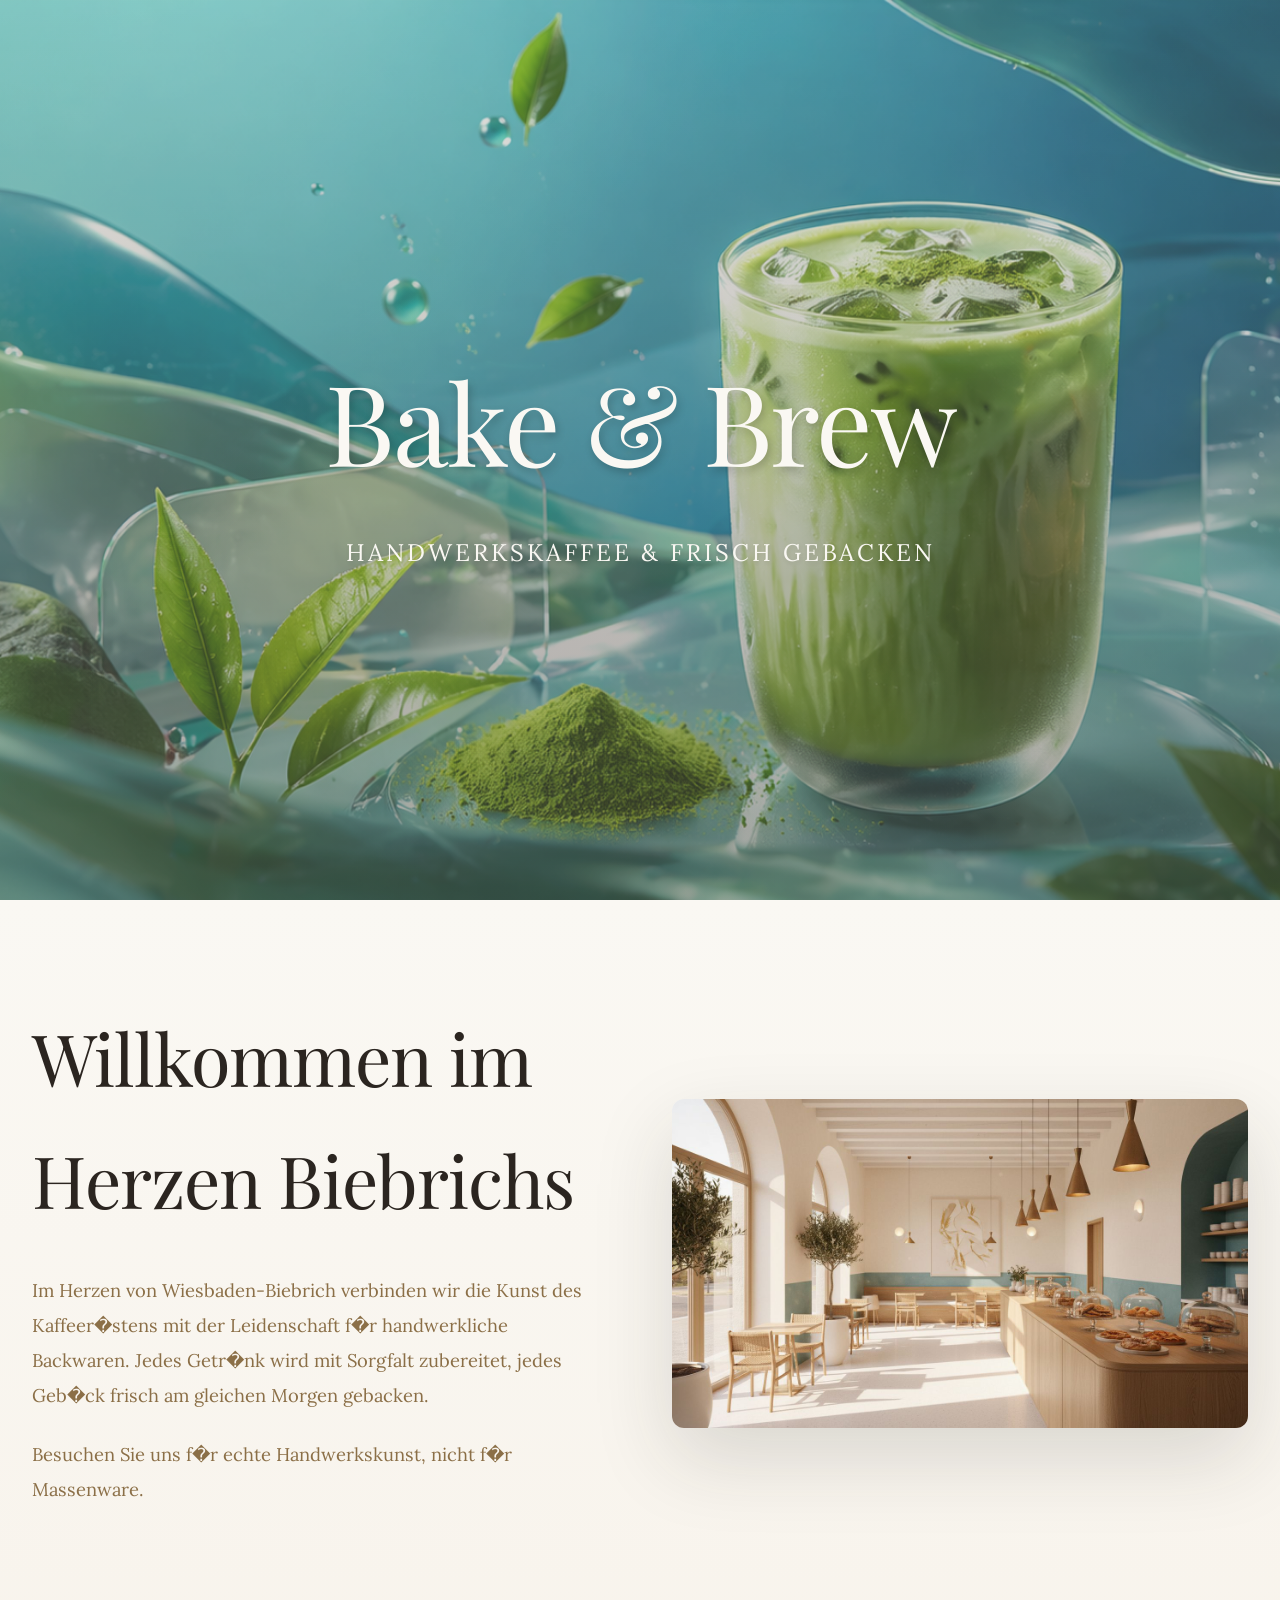
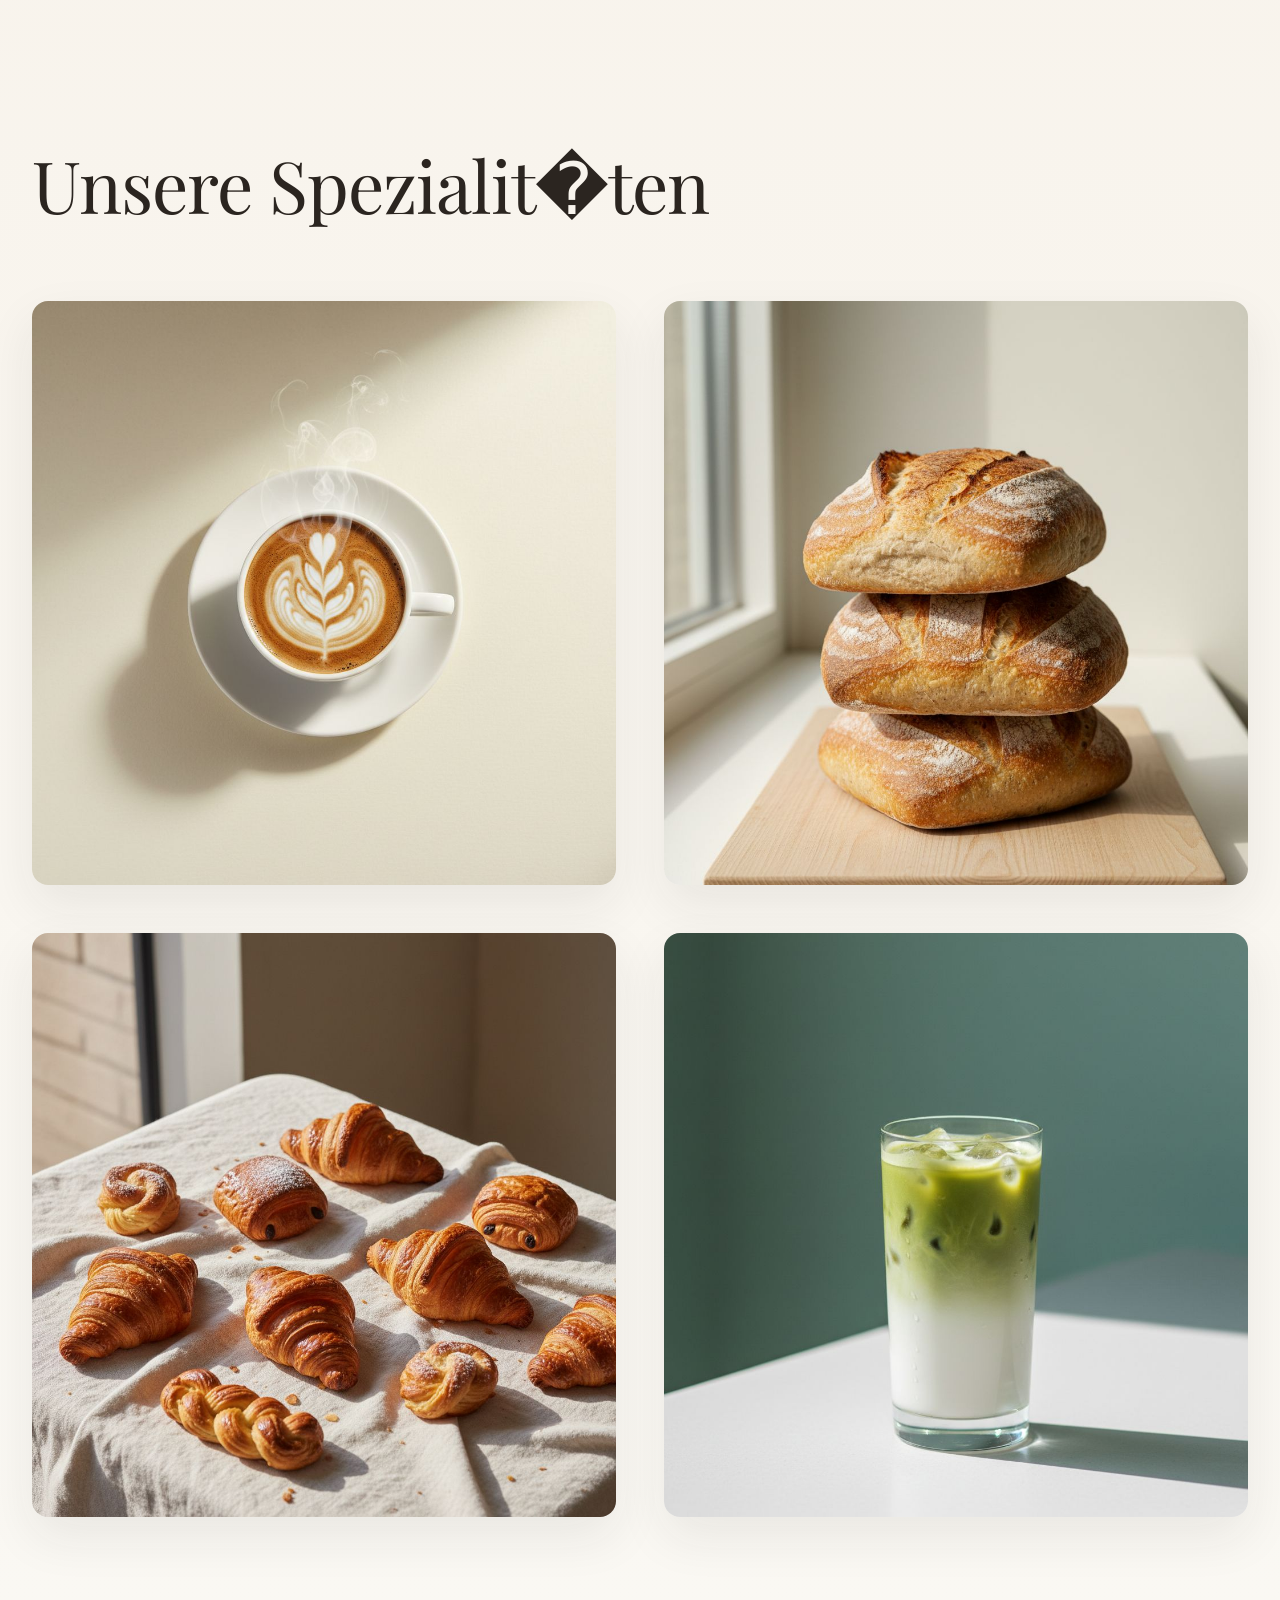
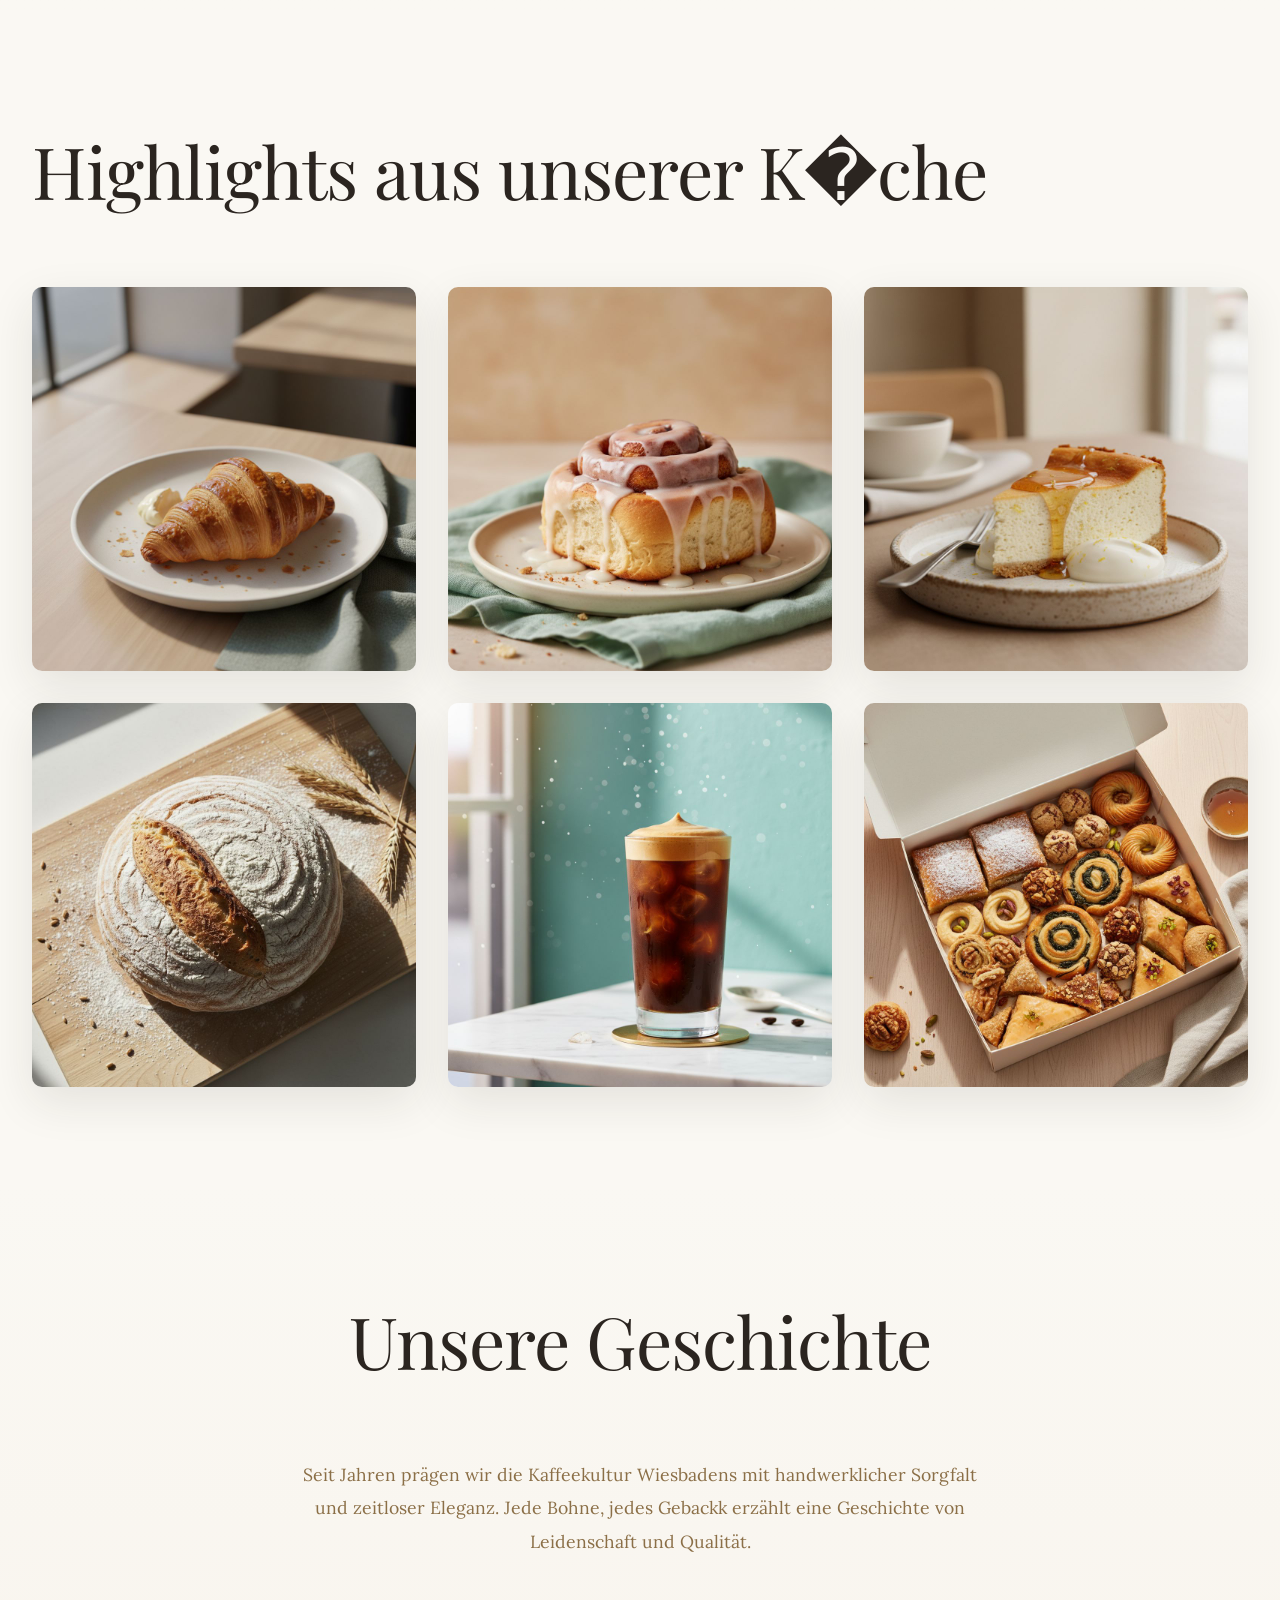
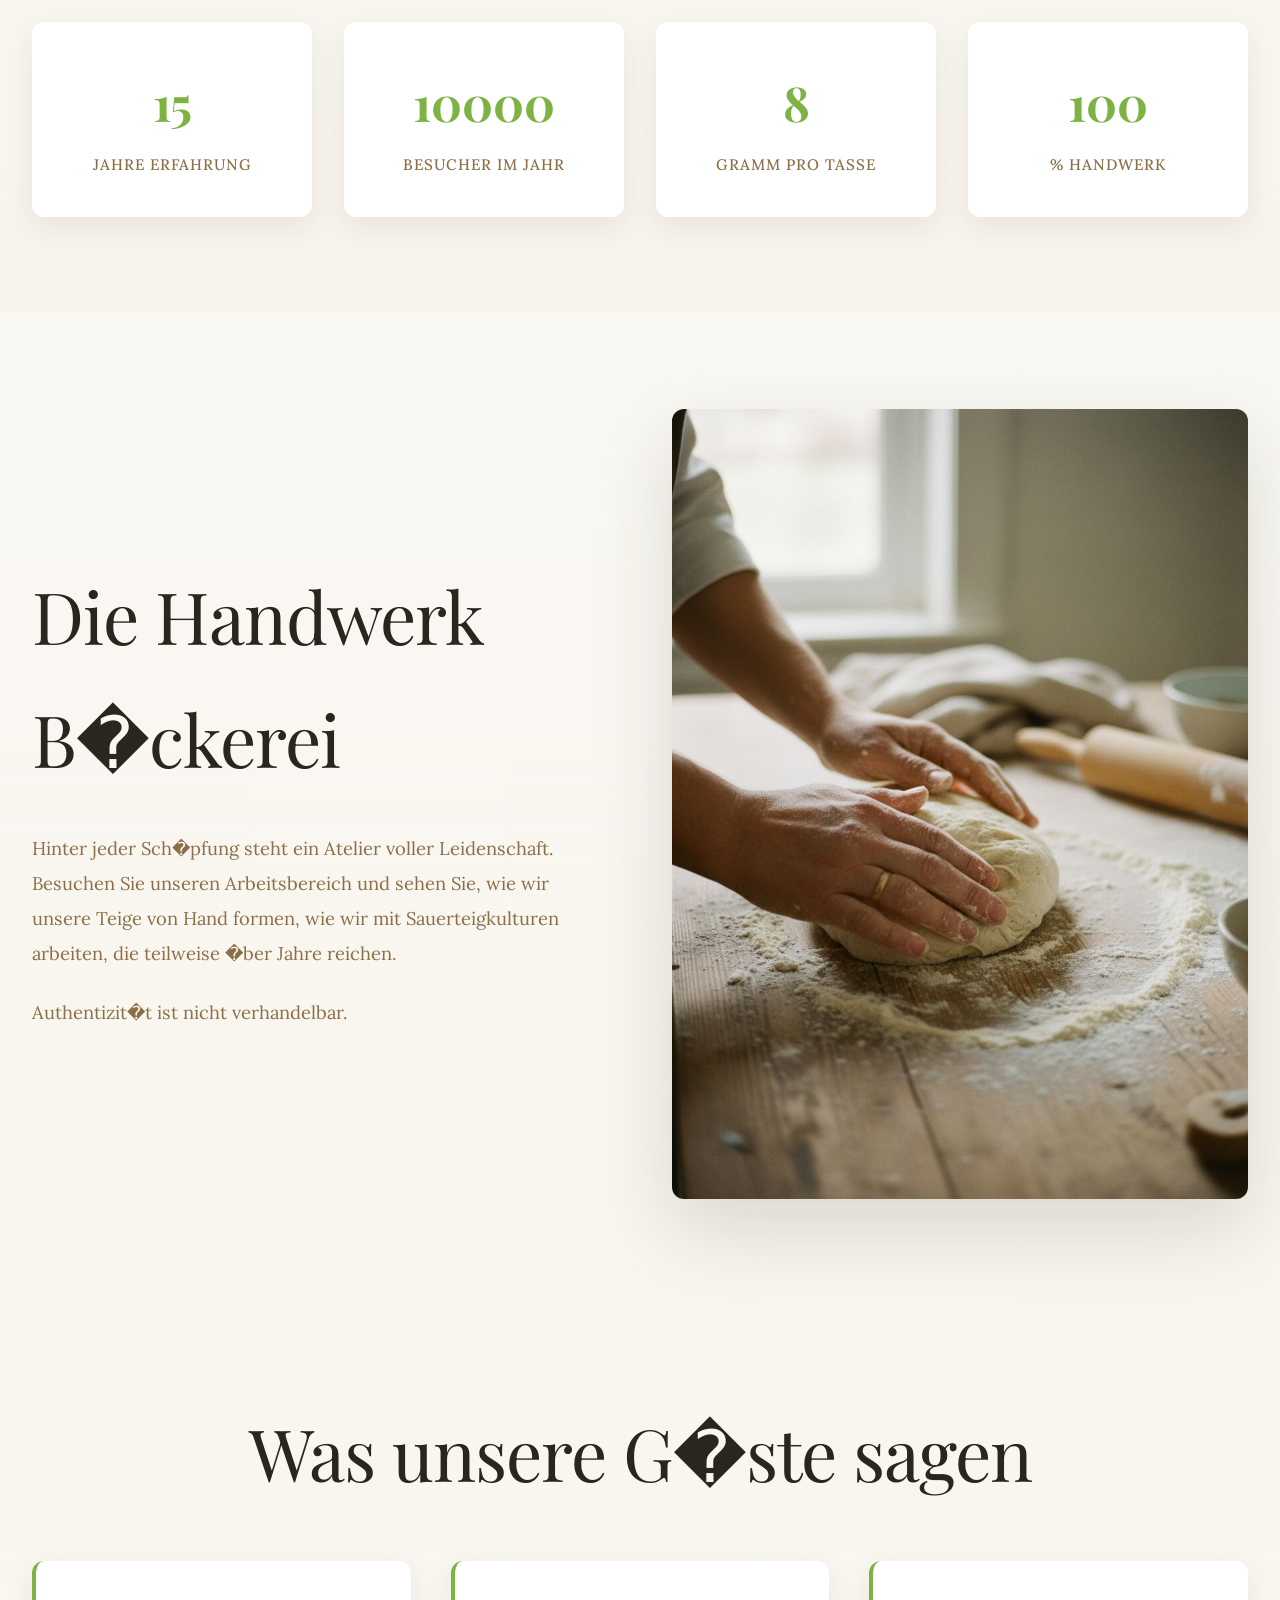
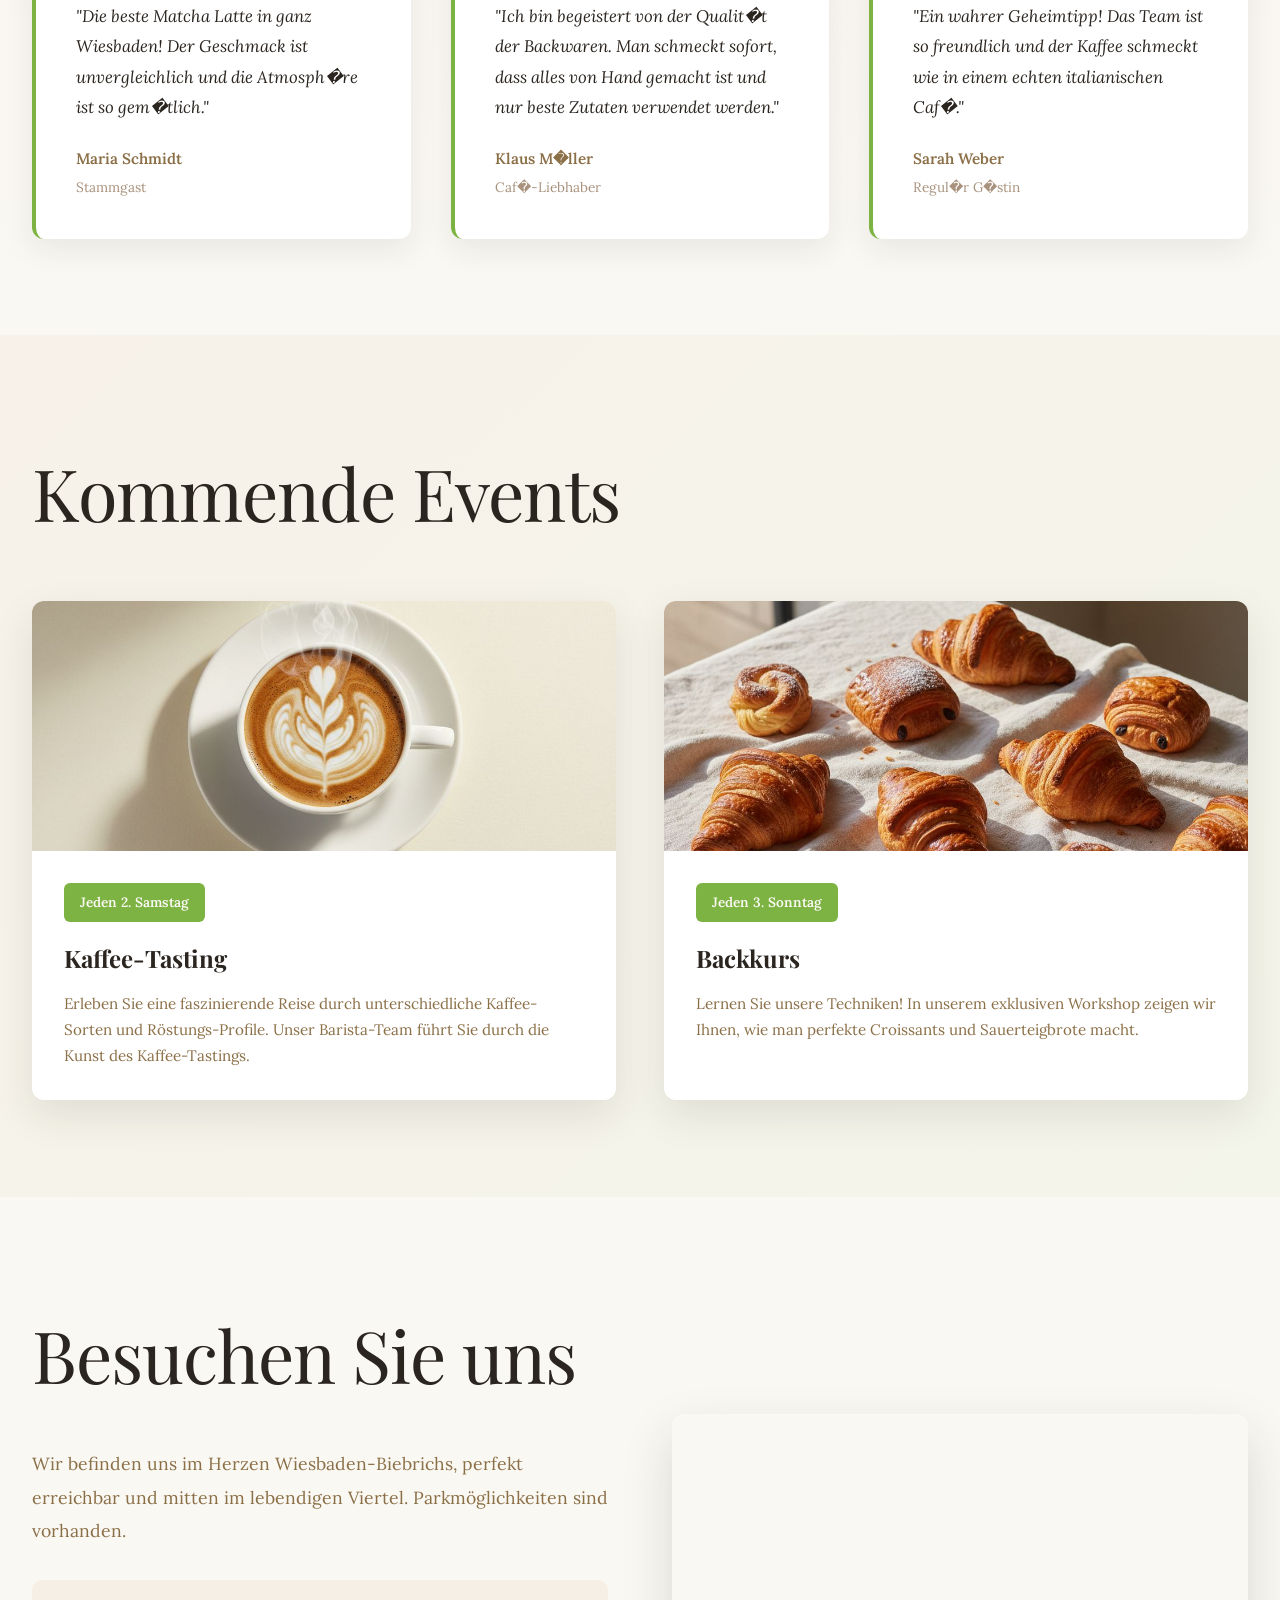
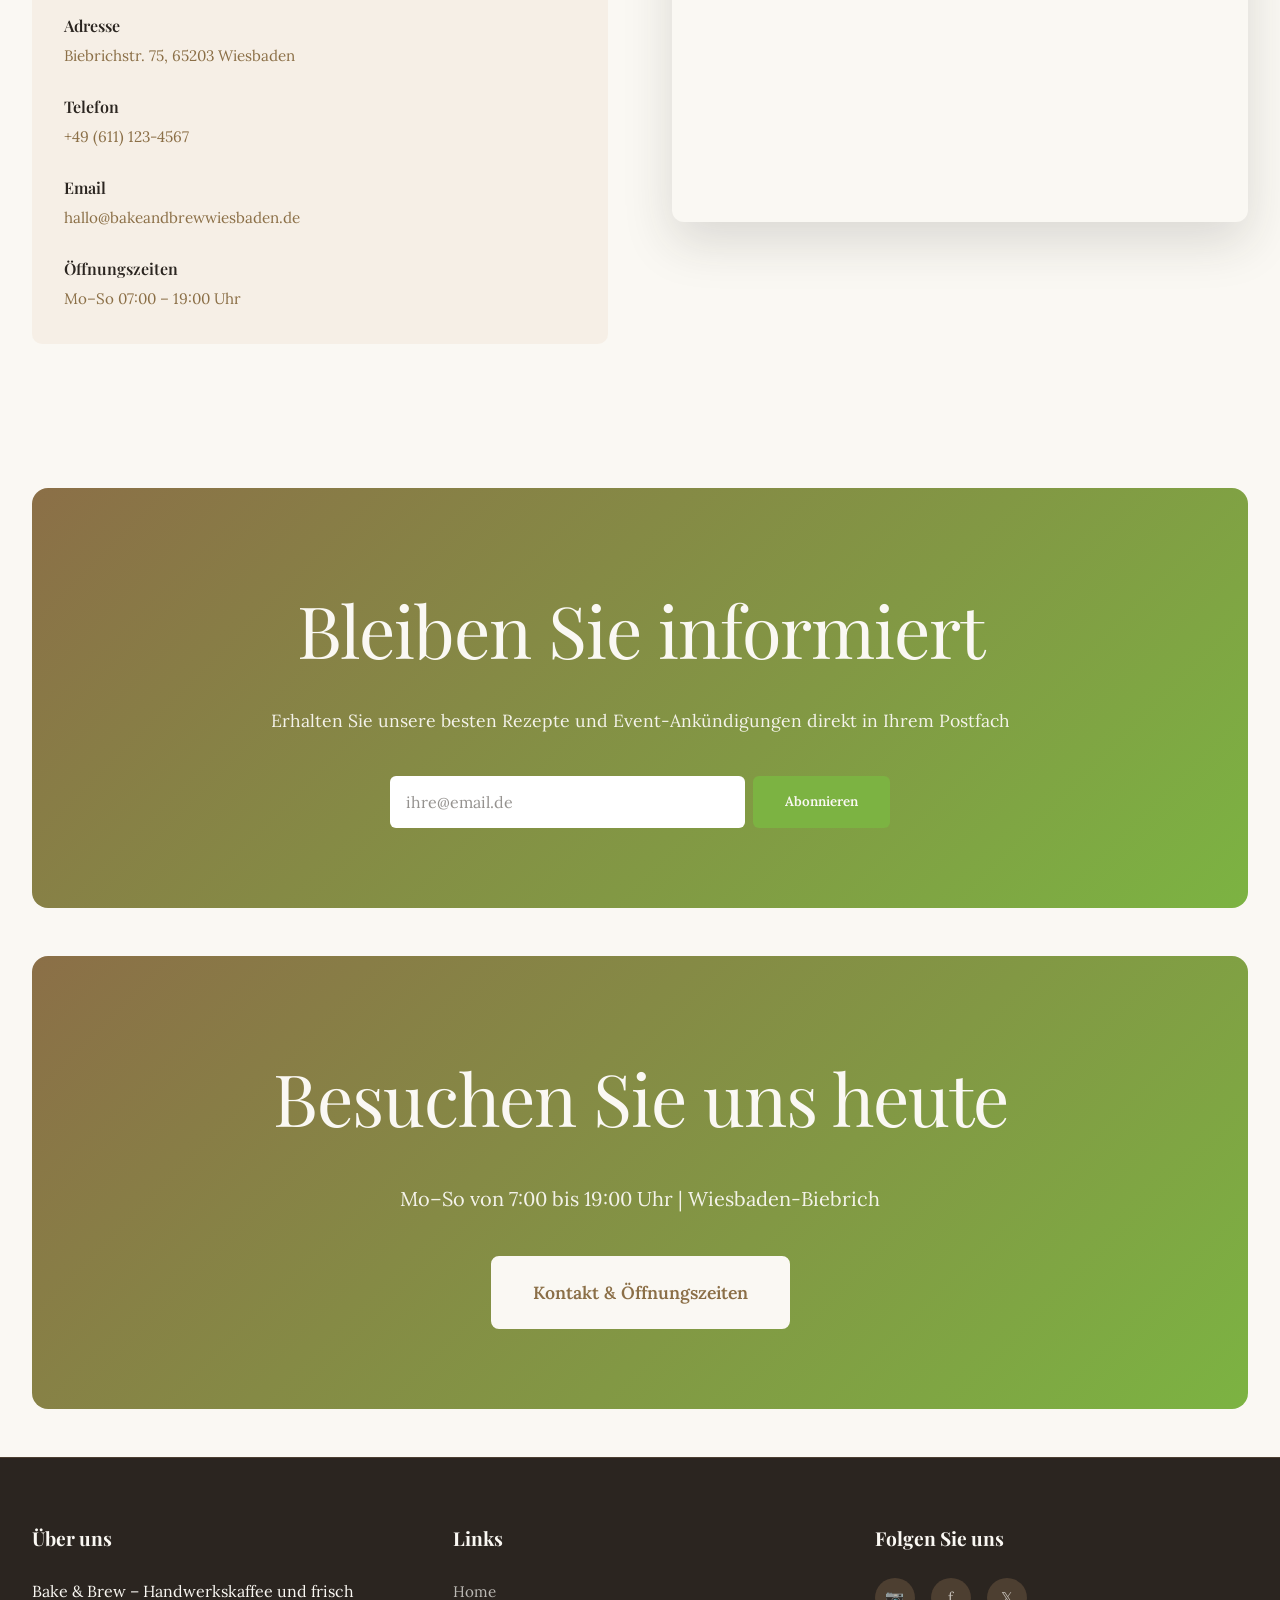
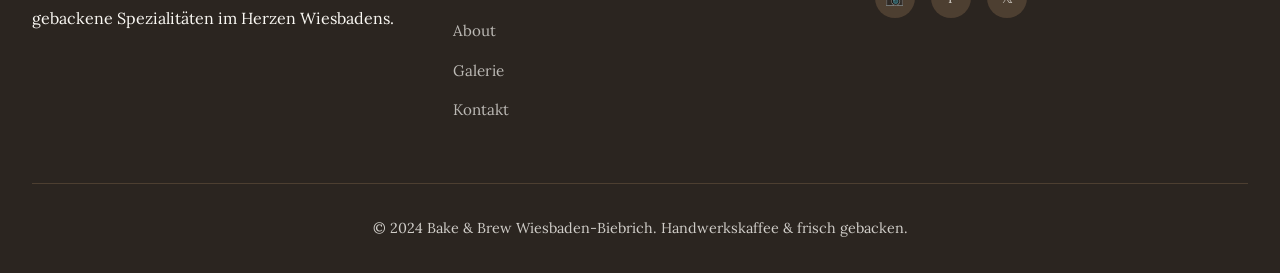
<file: index.html>
<!DOCTYPE html>
<html lang="de">
<head>
    <meta charset="UTF-8">
    <meta name="viewport" content="width=device-width, initial-scale=1.0">
    <meta name="description" content="Bake & Brew - Handwerkskaffee und frisch gebackene Spezialit�ten in Wiesbaden-Biebrich">
    <title>Bake & Brew | Handwerkskaffee & Backkunst</title>
    <link rel="preconnect" href="https://fonts.googleapis.com">
    <link rel="preconnect" href="https://fonts.gstatic.com" crossorigin>
    <link href="https://fonts.googleapis.com/css2?family=Playfair+Display:wght@400;500;600;700&family=Lora:wght@400;500;600&display=swap" rel="stylesheet">
    <style>
        * {
            margin: 0;
            padding: 0;
            box-sizing: border-box;
        }

        :root {
            --color-cream: #faf8f3;
            --color-dark: #2b2520;
            --color-coffee: #8b6f47;
            --color-matcha: #7cb342;
            --color-accent: #d4a574;
            --color-light-brown: #a8927d;
            --font-display: 'Playfair Display', serif;
            --font-body: 'Lora', serif;
            --transition: all 0.6s cubic-bezier(0.25, 0.46, 0.45, 0.94);
        }

        html {
            scroll-behavior: smooth;
            scroll-padding-top: 0;
        }

        body {
            font-family: var(--font-body);
            color: var(--color-dark);
            background: var(--color-cream);
            line-height: 1.7;
            overflow-x: hidden;
        }

        /* HERO SECTION */
        .hero {
            position: relative;
            width: 100%;
            height: 100vh;
            overflow: hidden;
            display: flex;
            align-items: center;
            justify-content: center;
        }

        .hero-bg {
            position: absolute;
            inset: 0;
            background: linear-gradient(135deg, #e8dcc8 0%, #f5f0e8 100%);
            z-index: 1;
        }

        .hero-image {
            position: absolute;
            inset: 0;
            width: 100%;
            height: 100%;
            object-fit: cover;
            opacity: 0.8;
            z-index: 2;
        }

        .hero-overlay {
            position: absolute;
            inset: 0;
            background: linear-gradient(to bottom, rgba(43, 37, 32, 0.1) 0%, rgba(43, 37, 32, 0.4) 100%);
            z-index: 3;
        }

        .hero-content {
            position: relative;
            z-index: 4;
            text-align: center;
            color: var(--color-cream);
            animation: heroFadeIn 1.2s ease-out 0.5s both;
        }

        .hero h1 {
            font-family: var(--font-display);
            font-size: clamp(3.5rem, 10vw, 7rem);
            font-weight: 400;
            letter-spacing: -2px;
            margin-bottom: 1rem;
            text-shadow: 2px 4px 8px rgba(0, 0, 0, 0.2);
        }

        .hero p {
            font-size: clamp(1rem, 2vw, 1.5rem);
            font-weight: 300;
            letter-spacing: 3px;
            text-transform: uppercase;
            text-shadow: 1px 2px 4px rgba(0, 0, 0, 0.1);
        }

        @keyframes heroFadeIn {
            from {
                opacity: 0;
                transform: translateY(40px);
            }
            to {
                opacity: 1;
                transform: translateY(0);
            }
        }

        /* SECTION BASE */
        section {
            padding: 6rem 2rem;
            max-width: 1400px;
            margin: 0 auto;
        }

        h2 {
            font-family: var(--font-display);
            font-size: clamp(2.5rem, 6vw, 4.5rem);
            font-weight: 400;
            letter-spacing: -1px;
            margin-bottom: 3.5rem;
            color: var(--color-dark);
        }

        /* INTRO SECTION */
        .intro {
            background: linear-gradient(to bottom, var(--color-cream) 0%, rgba(212, 165, 116, 0.05) 100%);
        }

        .intro-grid {
            display: grid;
            grid-template-columns: 1fr 1fr;
            gap: 4rem;
            align-items: center;
        }

        .intro-text {
            animation: fadeInUp 0.9s ease-out 0s;
        }

        .intro-text h2 {
            margin-bottom: 2rem;
        }

        .intro-text p {
            font-size: 1.15rem;
            line-height: 1.9;
            color: var(--color-coffee);
            margin-bottom: 1.5rem;
        }

        .intro-image {
            position: relative;
            border-radius: 12px;
            overflow: hidden;
            box-shadow: 0 30px 80px rgba(43, 37, 32, 0.15);
            animation: fadeInUp 0.9s ease-out 0.2s both;
        }

        .intro-image img {
            width: 100%;
            height: 100%;
            object-fit: cover;
            display: block;
        }

        /* CATEGORIES SECTION */
        .categories {
            background: linear-gradient(to bottom, rgba(212, 165, 116, 0.05) 0%, var(--color-cream) 100%);
        }

        .categories-grid {
            display: grid;
            grid-template-columns: repeat(2, 1fr);
            gap: 3rem;
        }

        .category-card {
            position: relative;
            overflow: hidden;
            border-radius: 16px;
            aspect-ratio: 1;
            box-shadow: 0 20px 50px rgba(43, 37, 32, 0.08);
            cursor: pointer;
            animation: fadeInUp 0.8s ease-out forwards;
        }

        .category-card:nth-child(1) { animation-delay: 0s; }
        .category-card:nth-child(2) { animation-delay: 0.15s; }
        .category-card:nth-child(3) { animation-delay: 0.3s; }
        .category-card:nth-child(4) { animation-delay: 0.45s; }

        .category-card img {
            width: 100%;
            height: 100%;
            object-fit: cover;
            transition: transform 0.8s ease;
        }

        .category-card:hover img {
            transform: scale(1.08) rotate(1deg);
        }

        .category-overlay {
            position: absolute;
            inset: 0;
            background: linear-gradient(135deg, rgba(139, 111, 71, 0.75) 0%, rgba(124, 179, 66, 0.75) 100%);
            display: flex;
            align-items: flex-end;
            padding: 2.5rem;
            opacity: 0;
            transition: opacity 0.5s ease;
        }

        .category-card:hover .category-overlay {
            opacity: 1;
        }

        .category-name {
            font-family: var(--font-display);
            font-size: 1.75rem;
            font-weight: 500;
            color: var(--color-cream);
        }

        @media (max-width: 768px) {
            .categories-grid {
                grid-template-columns: 1fr;
            }
        }

        /* TEAM SECTION */
        .team {
            background: linear-gradient(to bottom, var(--color-cream) 0%, rgba(212, 165, 116, 0.05) 100%);
        }

        .team-intro {
            text-align: center;
            margin-bottom: 4rem;
        }

        .team-intro p {
            font-size: 1.1rem;
            color: var(--color-coffee);
            max-width: 700px;
            margin: 0 auto;
            line-height: 1.9;
        }

        .stats-grid {
            display: grid;
            grid-template-columns: repeat(4, 1fr);
            gap: 2rem;
            margin-top: 3rem;
        }

        .stat-card {
            background: white;
            padding: 2.5rem;
            border-radius: 12px;
            text-align: center;
            box-shadow: 0 10px 30px rgba(43, 37, 32, 0.08);
            animation: scaleIn 0.7s ease-out forwards;
        }

        .stat-card:nth-child(1) { animation-delay: 0s; }
        .stat-card:nth-child(2) { animation-delay: 0.15s; }
        .stat-card:nth-child(3) { animation-delay: 0.3s; }
        .stat-card:nth-child(4) { animation-delay: 0.45s; }

        .stat-number {
            font-family: var(--font-display);
            font-size: 3rem;
            font-weight: 700;
            color: var(--color-matcha);
            margin-bottom: 0.5rem;
        }

        .stat-label {
            font-size: 0.95rem;
            color: var(--color-coffee);
            text-transform: uppercase;
            letter-spacing: 1px;
            font-weight: 500;
        }

        @keyframes scaleIn {
            from {
                opacity: 0;
                transform: scale(0.9);
            }
            to {
                opacity: 1;
                transform: scale(1);
            }
        }

        /* GALLERY SECTION */
        .gallery {
            background: var(--color-cream);
        }

        .gallery-grid {
            display: grid;
            grid-template-columns: repeat(3, 1fr);
            gap: 2rem;
            perspective: 1000px;
        }

        .gallery-item {
            position: relative;
            overflow: hidden;
            border-radius: 10px;
            aspect-ratio: 1;
            box-shadow: 0 15px 45px rgba(43, 37, 32, 0.1);
            animation: galleryReveal 0.7s ease-out forwards;
            transform-style: preserve-3d;
            cursor: pointer;
        }

        .gallery-item:nth-child(1) { animation-delay: 0s; }
        .gallery-item:nth-child(2) { animation-delay: 0.1s; }
        .gallery-item:nth-child(3) { animation-delay: 0.2s; }
        .gallery-item:nth-child(4) { animation-delay: 0.3s; }
        .gallery-item:nth-child(5) { animation-delay: 0.4s; }
        .gallery-item:nth-child(6) { animation-delay: 0.5s; }

        .gallery-item img {
            width: 100%;
            height: 100%;
            object-fit: cover;
            transition: transform 0.7s cubic-bezier(0.25, 0.46, 0.45, 0.94);
        }

        .gallery-item:hover img {
            transform: scale(1.1) rotateY(5deg) rotateX(-5deg);
        }

        @keyframes galleryReveal {
            from {
                opacity: 0;
                transform: translateY(30px) rotateX(90deg);
            }
            to {
                opacity: 1;
                transform: translateY(0) rotateX(0deg);
            }
        }

        @media (max-width: 1024px) {
            .gallery-grid {
                grid-template-columns: repeat(2, 1fr);
            }
        }

        @media (max-width: 768px) {
            .gallery-grid {
                grid-template-columns: 1fr;
            }
        }

        /* ATMOSPHERE SECTION */
        .atmosphere {
            background: linear-gradient(to bottom, var(--color-cream), rgba(212, 165, 116, 0.03));
        }

        .atmosphere-grid {
            display: grid;
            grid-template-columns: 1fr 1fr;
            gap: 4rem;
            align-items: center;
        }

        .atmosphere-text {
            animation: fadeInUp 0.9s ease-out 0s;
        }

        .atmosphere-text h2 {
            margin-bottom: 2rem;
        }

        .atmosphere-text p {
            font-size: 1.15rem;
            line-height: 1.9;
            color: var(--color-coffee);
            margin-bottom: 1.5rem;
        }

        .atmosphere-image {
            position: relative;
            border-radius: 12px;
            overflow: hidden;
            box-shadow: 0 30px 80px rgba(43, 37, 32, 0.15);
            animation: fadeInUp 0.9s ease-out 0.2s both;
        }

        .atmosphere-image img {
            width: 100%;
            height: 100%;
            object-fit: cover;
            display: block;
        }

        @media (max-width: 768px) {
            .atmosphere-grid {
                grid-template-columns: 1fr;
            }
        }

        /* TESTIMONIALS SECTION */
        .testimonials {
            background: linear-gradient(to bottom, rgba(212, 165, 116, 0.03) 0%, var(--color-cream) 100%);
        }

        .testimonials-grid {
            display: grid;
            grid-template-columns: repeat(3, 1fr);
            gap: 2.5rem;
        }

        .testimonial-card {
            background: white;
            padding: 2.5rem;
            border-radius: 12px;
            border-left: 4px solid var(--color-matcha);
            box-shadow: 0 10px 30px rgba(43, 37, 32, 0.08);
            animation: testimonialSlide 0.7s ease-out forwards;
        }

        .testimonial-card:nth-child(1) { animation-delay: 0s; }
        .testimonial-card:nth-child(2) { animation-delay: 0.15s; }
        .testimonial-card:nth-child(3) { animation-delay: 0.3s; }

        .testimonial-quote {
            font-size: 1.05rem;
            color: var(--color-dark);
            margin-bottom: 1.5rem;
            font-style: italic;
            line-height: 1.8;
        }

        .testimonial-author {
            font-weight: 600;
            color: var(--color-coffee);
            font-size: 0.95rem;
        }

        .testimonial-role {
            font-size: 0.85rem;
            color: var(--color-light-brown);
            margin-top: 0.25rem;
        }

        @keyframes testimonialSlide {
            from {
                opacity: 0;
                transform: translateX(-30px);
            }
            to {
                opacity: 1;
                transform: translateX(0);
            }
        }

        /* EVENTS SECTION */
        .events {
            background: linear-gradient(135deg, rgba(212, 165, 116, 0.08) 0%, rgba(124, 179, 66, 0.05) 100%);
        }

        .events-grid {
            display: grid;
            grid-template-columns: repeat(2, 1fr);
            gap: 3rem;
        }

        .event-card {
            background: white;
            border-radius: 12px;
            overflow: hidden;
            box-shadow: 0 15px 40px rgba(43, 37, 32, 0.1);
            animation: eventPop 0.7s cubic-bezier(0.34, 1.56, 0.64, 1) forwards;
        }

        .event-card:nth-child(1) { animation-delay: 0s; }
        .event-card:nth-child(2) { animation-delay: 0.2s; }

        .event-image {
            width: 100%;
            height: 250px;
            overflow: hidden;
            position: relative;
        }

        .event-image img {
            width: 100%;
            height: 100%;
            object-fit: cover;
            transition: transform 0.6s ease;
        }

        .event-card:hover .event-image img {
            transform: scale(1.08);
        }

        .event-content {
            padding: 2rem;
        }

        .event-date {
            display: inline-block;
            background: var(--color-matcha);
            color: var(--color-cream);
            padding: 0.5rem 1rem;
            border-radius: 6px;
            font-size: 0.85rem;
            font-weight: 600;
            margin-bottom: 1rem;
        }

        .event-card h3 {
            font-family: var(--font-display);
            font-size: 1.5rem;
            color: var(--color-dark);
            margin-bottom: 0.75rem;
        }

        .event-card p {
            color: var(--color-coffee);
            font-size: 0.95rem;
            line-height: 1.7;
        }

        @keyframes eventPop {
            from {
                opacity: 0;
                transform: scale(0.9) translateY(20px);
            }
            to {
                opacity: 1;
                transform: scale(1) translateY(0);
            }
        }

        /* MAPS SECTION */
        .maps {
            background: var(--color-cream);
        }

        .maps-grid {
            display: grid;
            grid-template-columns: 1fr 1fr;
            gap: 4rem;
            align-items: center;
        }

        .maps-content {
            animation: fadeInUp 0.9s ease-out 0s;
        }

        .maps-content h2 {
            margin-bottom: 2rem;
        }

        .maps-content p {
            font-size: 1.1rem;
            color: var(--color-coffee);
            margin-bottom: 1.5rem;
            line-height: 1.9;
        }

        .location-details {
            background: rgba(212, 165, 116, 0.1);
            padding: 2rem;
            border-radius: 10px;
            margin-top: 2rem;
        }

        .location-item {
            margin-bottom: 1.5rem;
        }

        .location-item:last-child {
            margin-bottom: 0;
        }

        .location-label {
            font-family: var(--font-display);
            font-size: 1rem;
            font-weight: 600;
            color: var(--color-dark);
            margin-bottom: 0.25rem;
        }

        .location-value {
            color: var(--color-coffee);
            font-size: 0.95rem;
        }

        .maps-embed {
            border-radius: 12px;
            overflow: hidden;
            box-shadow: 0 20px 50px rgba(43, 37, 32, 0.15);
            animation: fadeInUp 0.9s ease-out 0.2s both;
        }

        .maps-embed iframe {
            width: 100%;
            height: 400px;
            border: none;
        }

        /* NEWSLETTER SECTION */
        .newsletter {
            background: linear-gradient(135deg, var(--color-coffee) 0%, var(--color-matcha) 100%);
            color: var(--color-cream);
            text-align: center;
            padding: 5rem 2rem;
            border-radius: 16px;
            margin: 3rem 2rem;
        }

        .newsletter h2 {
            color: var(--color-cream);
            margin-bottom: 1rem;
        }

        .newsletter p {
            font-size: 1.1rem;
            margin-bottom: 2.5rem;
            opacity: 0.95;
        }

        .newsletter-form {
            display: flex;
            gap: 0.5rem;
            max-width: 500px;
            margin: 0 auto;
        }

        .newsletter-form input {
            flex: 1;
            padding: 1rem;
            border: none;
            border-radius: 6px;
            font-family: var(--font-body);
            font-size: 1rem;
            color: var(--color-dark);
        }

        .newsletter-form input::placeholder {
            color: rgba(43, 37, 32, 0.5);
        }

        .newsletter-form button {
            padding: 1rem 2rem;
            background: var(--color-matcha);
            color: var(--color-cream);
            border: none;
            border-radius: 6px;
            font-family: var(--font-body);
            font-weight: 600;
            cursor: pointer;
            transition: var(--transition);
        }

        .newsletter-form button:hover {
            background: var(--color-coffee);
            transform: translateY(-2px);
            box-shadow: 0 5px 20px rgba(0, 0, 0, 0.2);
        }

        /* CTA SECTION */
        .cta {
            background: linear-gradient(135deg, var(--color-coffee) 0%, var(--color-matcha) 100%);
            color: var(--color-cream);
            text-align: center;
            padding: 5rem 2rem;
            border-radius: 16px;
            margin: 3rem 2rem;
        }

        .cta h2 {
            color: var(--color-cream);
            margin-bottom: 1.5rem;
        }

        .cta p {
            font-size: 1.25rem;
            margin-bottom: 2.5rem;
            opacity: 0.95;
        }

        .cta-button {
            display: inline-block;
            padding: 1.2rem 2.5rem;
            background: var(--color-cream);
            color: var(--color-coffee);
            text-decoration: none;
            border-radius: 8px;
            font-family: var(--font-body);
            font-weight: 600;
            font-size: 1.1rem;
            transition: var(--transition);
            border: 2px solid var(--color-cream);
            cursor: pointer;
        }

        .cta-button:hover {
            background: transparent;
            color: var(--color-cream);
            transform: translateY(-3px);
            box-shadow: 0 10px 30px rgba(0, 0, 0, 0.2);
        }

        /* FOOTER */
        footer {
            background: var(--color-dark);
            color: var(--color-cream);
            padding: 4rem 2rem 2rem;
            border-top: 1px solid rgba(212, 165, 116, 0.2);
        }

        .footer-grid {
            display: grid;
            grid-template-columns: repeat(3, 1fr);
            gap: 3rem;
            margin-bottom: 3rem;
            max-width: 1400px;
            margin-left: auto;
            margin-right: auto;
        }

        .footer-section h3 {
            font-family: var(--font-display);
            font-size: 1.2rem;
            margin-bottom: 1.5rem;
            color: var(--color-cream);
        }

        .footer-section ul {
            list-style: none;
        }

        .footer-section ul li {
            margin-bottom: 0.75rem;
        }

        .footer-section a {
            color: rgba(250, 248, 243, 0.7);
            text-decoration: none;
            font-size: 0.95rem;
            transition: color 0.3s ease;
        }

        .footer-section a:hover {
            color: var(--color-matcha);
        }

        .footer-social {
            display: flex;
            gap: 1rem;
            margin-top: 1rem;
        }

        .footer-social a {
            display: inline-block;
            width: 40px;
            height: 40px;
            background: rgba(212, 165, 116, 0.2);
            border-radius: 50%;
            display: flex;
            align-items: center;
            justify-content: center;
            transition: var(--transition);
        }

        .footer-social a:hover {
            background: var(--color-matcha);
        }

        .footer-bottom {
            text-align: center;
            padding-top: 2rem;
            border-top: 1px solid rgba(212, 165, 116, 0.2);
        }

        .footer-bottom p {
            opacity: 0.8;
            font-size: 0.9rem;
        }

        /* ANIMATIONS */
        @keyframes fadeInUp {
            from {
                opacity: 0;
                transform: translateY(30px);
            }
            to {
                opacity: 1;
                transform: translateY(0);
            }
        }

        /* SCROLL TRIGGER */
        .scroll-reveal {
            opacity: 0;
            transform: translateY(30px);
        }

        .scroll-reveal.active {
            opacity: 1;
            transform: translateY(0);
            transition: opacity 0.8s ease-out, transform 0.8s ease-out;
        }

        @media (max-width: 768px) {
            section {
                padding: 4rem 1.5rem;
            }

            .intro-grid,
            .atmosphere-grid,
            .maps-grid {
                grid-template-columns: 1fr;
                gap: 2.5rem;
            }

            h2 {
                margin-bottom: 2.5rem;
            }

            .stats-grid,
            .testimonials-grid {
                grid-template-columns: 1fr;
            }

            .events-grid {
                grid-template-columns: 1fr;
            }

            .footer-grid {
                grid-template-columns: 1fr;
            }

            .newsletter-form {
                flex-direction: column;
            }

            .maps-embed iframe {
                height: 300px;
            }
        }
    </style>
</head>
<body>

    <!-- HERO -->
    <section class="hero">
        <div class="hero-bg"></div>
        <img src="./images/hero-matcha.png" alt="Matcha Latte" class="hero-image">
        <div class="hero-overlay"></div>
        <div class="hero-content">
            <h1>Bake & Brew</h1>
            <p>Handwerkskaffee & frisch gebacken</p>
        </div>
    </section>

    <!-- INTRO -->
    <section class="intro">
        <div class="intro-grid">
            <div class="intro-text scroll-reveal">
                <h2>Willkommen im Herzen Biebrichs</h2>
                <p>Im Herzen von Wiesbaden-Biebrich verbinden wir die Kunst des Kaffeer�stens mit der Leidenschaft f�r handwerkliche Backwaren. Jedes Getr�nk wird mit Sorgfalt zubereitet, jedes Geb�ck frisch am gleichen Morgen gebacken.</p>
                <p>Besuchen Sie uns f�r echte Handwerkskunst, nicht f�r Massenware.</p>
            </div>
            <div class="intro-image">
                <img src="./images/cafe-interior.jpg" alt="Caf� Innenraum in Wiesbaden-Biebrich" loading="lazy">
            </div>
        </div>
    </section>

    <!-- KATEGORIEN -->
    <section class="categories">
        <h2>Unsere Spezialit�ten</h2>
        <div class="categories-grid">
            <div class="category-card">
                <img src="./images/cat-coffee.jpg" alt="Spezial Kaffee R�stungen" loading="lazy">
                <div class="category-overlay">
                    <div class="category-name">Kaffee</div>
                </div>
            </div>
            <div class="category-card">
                <img src="./images/cat-bread.jpg" alt="Handwerk Sauerteigbrote" loading="lazy">
                <div class="category-overlay">
                    <div class="category-name">Brote</div>
                </div>
            </div>
            <div class="category-card">
                <img src="./images/cat-pastries.jpg" alt="S��e Geb�cke und Torten" loading="lazy">
                <div class="category-overlay">
                    <div class="category-name">Geb�ck</div>
                </div>
            </div>
            <div class="category-card">
                <img src="./images/cat-specialty.jpg" alt="Spezial Kreationen" loading="lazy">
                <div class="category-overlay">
                    <div class="category-name">Spezial</div>
                </div>
            </div>
        </div>
    </section>

    <!-- GALERIE -->
    <section class="gallery">
        <h2>Highlights aus unserer K�che</h2>
        <div class="gallery-grid">
            <div class="gallery-item">
                <img src="./images/croissant.jpg" alt="Klassisches franz�sisches Croissant" loading="lazy">
            </div>
            <div class="gallery-item">
                <img src="./images/cinnamon-roll.jpg" alt="Zimtschnecke" loading="lazy">
            </div>
            <div class="gallery-item">
                <img src="./images/cheesecake.jpg" alt="New York Cheesecake" loading="lazy">
            </div>
            <div class="gallery-item">
                <img src="./images/sourdough.jpg" alt="Sauerteigbrot" loading="lazy">
            </div>
            <div class="gallery-item">
                <img src="./images/freddo.jpg" alt="Freddo Espresso" loading="lazy">
            </div>
            <div class="gallery-item">
                <img src="./images/pastry-box.jpg" alt="Geb�ck Auswahl" loading="lazy">
            </div>
        </div>
    </section>

    <!-- TEAM/STATS SECTION -->
    <section class="team">
        <div class="team-intro scroll-reveal">
            <h2>Unsere Geschichte</h2>
            <p>Seit Jahren prägen wir die Kaffeekultur Wiesbadens mit handwerklicher Sorgfalt und zeitloser Eleganz. Jede Bohne, jedes Gebackk erzählt eine Geschichte von Leidenschaft und Qualität.</p>
        </div>
        <div class="stats-grid">
            <div class="stat-card">
                <div class="stat-number" data-target="15">0</div>
                <div class="stat-label">Jahre Erfahrung</div>
            </div>
            <div class="stat-card">
                <div class="stat-number" data-target="10000">0</div>
                <div class="stat-label">Besucher im Jahr</div>
            </div>
            <div class="stat-card">
                <div class="stat-number" data-target="8">0</div>
                <div class="stat-label">Gramm pro Tasse</div>
            </div>
            <div class="stat-card">
                <div class="stat-number" data-target="100">0</div>
                <div class="stat-label">% Handwerk</div>
            </div>
        </div>
    </section>

    <!-- ATMOSPH�RE -->
    <section class="atmosphere">
        <div class="atmosphere-grid">
            <div class="atmosphere-text scroll-reveal">
                <h2>Die Handwerk B�ckerei</h2>
                <p>Hinter jeder Sch�pfung steht ein Atelier voller Leidenschaft. Besuchen Sie unseren Arbeitsbereich und sehen Sie, wie wir unsere Teige von Hand formen, wie wir mit Sauerteigkulturen arbeiten, die teilweise �ber Jahre reichen.</p>
                <p>Authentizit�t ist nicht verhandelbar.</p>
            </div>
            <div class="atmosphere-image">
                <img src="./images/atelier-detail.jpg" alt="B�ckerei Atelier Details" loading="lazy">
            </div>
        </div>
    </section>

    <!-- TESTIMONIALS -->
    <section class="testimonials">
        <h2 style="text-align: center; margin-bottom: 3rem;">Was unsere G�ste sagen</h2>
        <div class="testimonials-grid">
            <div class="testimonial-card">
                <p class="testimonial-quote">"Die beste Matcha Latte in ganz Wiesbaden! Der Geschmack ist unvergleichlich und die Atmosph�re ist so gem�tlich."</p>
                <div class="testimonial-author">Maria Schmidt</div>
                <div class="testimonial-role">Stammgast</div>
            </div>
            <div class="testimonial-card">
                <p class="testimonial-quote">"Ich bin begeistert von der Qualit�t der Backwaren. Man schmeckt sofort, dass alles von Hand gemacht ist und nur beste Zutaten verwendet werden."</p>
                <div class="testimonial-author">Klaus M�ller</div>
                <div class="testimonial-role">Caf�-Liebhaber</div>
            </div>
            <div class="testimonial-card">
                <p class="testimonial-quote">"Ein wahrer Geheimtipp! Das Team ist so freundlich und der Kaffee schmeckt wie in einem echten italianischen Caf�."</p>
                <div class="testimonial-author">Sarah Weber</div>
                <div class="testimonial-role">Regul�r G�stin</div>
            </div>
        </div>
    </section>

    <!-- EVENTS -->
    <section class="events">
        <h2 style="margin-bottom: 3rem;">Kommende Events</h2>
        <div class="events-grid">
            <div class="event-card">
                <div class="event-image">
                    <img src="./images/cat-coffee.jpg" alt="Kaffee-Tasting Event" loading="lazy">
                </div>
                <div class="event-content">
                    <span class="event-date">Jeden 2. Samstag</span>
                    <h3>Kaffee-Tasting</h3>
                    <p>Erleben Sie eine faszinierende Reise durch unterschiedliche Kaffee-Sorten und Röstungs-Profile. Unser Barista-Team führt Sie durch die Kunst des Kaffee-Tastings.</p>
                </div>
            </div>
            <div class="event-card">
                <div class="event-image">
                    <img src="./images/cat-pastries.jpg" alt="Backkunst Workshop" loading="lazy">
                </div>
                <div class="event-content">
                    <span class="event-date">Jeden 3. Sonntag</span>
                    <h3>Backkurs</h3>
                    <p>Lernen Sie unsere Techniken! In unserem exklusiven Workshop zeigen wir Ihnen, wie man perfekte Croissants und Sauerteigbrote macht.</p>
                </div>
            </div>
        </div>
    </section>

    <!-- MAPS -->
    <section class="maps">
        <div class="maps-grid">
            <div class="maps-content scroll-reveal">
                <h2>Besuchen Sie uns</h2>
                <p>Wir befinden uns im Herzen Wiesbaden-Biebrichs, perfekt erreichbar und mitten im lebendigen Viertel. Parkmöglichkeiten sind vorhanden.</p>
                <div class="location-details">
                    <div class="location-item">
                        <div class="location-label">Adresse</div>
                        <div class="location-value">Biebrichstr. 75, 65203 Wiesbaden</div>
                    </div>
                    <div class="location-item">
                        <div class="location-label">Telefon</div>
                        <div class="location-value">+49 (611) 123-4567</div>
                    </div>
                    <div class="location-item">
                        <div class="location-label">Email</div>
                        <div class="location-value">hallo@bakeandbrewwiesbaden.de</div>
                    </div>
                    <div class="location-item">
                        <div class="location-label">Öffnungszeiten</div>
                        <div class="location-value">Mo–So 07:00 – 19:00 Uhr</div>
                    </div>
                </div>
            </div>
            <div class="maps-embed">
                <iframe src="https://www.google.com/maps/embed?pb=!1m18!1m12!1m3!1d2557.4937892828846!2d8.272!3d50.113!2m3!1f0!2f0!3f0!3m2!1i1024!2i768!4f13.1!3m3!1m2!1s0x47bd96f4f6f6f6f7%3A0x1234567890abcdef!2sBiebrichstr%2075%2C%2065203%20Wiesbaden!5e0!3m2!1sde!2sde!4v1234567890" allowfullscreen="" loading="lazy" referrerpolicy="no-referrer-when-downgrade"></iframe>
            </div>
        </div>
    </section>

    <!-- NEWSLETTER -->
    <section class="newsletter">
        <h2>Bleiben Sie informiert</h2>
        <p>Erhalten Sie unsere besten Rezepte und Event-Ankündigungen direkt in Ihrem Postfach</p>
        <form class="newsletter-form" id="newsletterForm">
            <input type="email" placeholder="ihre@email.de" required>
            <button type="submit">Abonnieren</button>
        </form>
    </section>

    <!-- CTA -->
    <section class="cta">
        <h2>Besuchen Sie uns heute</h2>
        <p>Mo–So von 7:00 bis 19:00 Uhr | Wiesbaden-Biebrich</p>
        <a href="#maps" class="cta-button">Kontakt & Öffnungszeiten</a>
    </section>

    <!-- FOOTER -->
    <footer>
        <div class="footer-grid">
            <div class="footer-section">
                <h3>Über uns</h3>
                <p style="margin-bottom: 1rem;">Bake & Brew – Handwerkskaffee und frisch gebackene Spezialitäten im Herzen Wiesbadens.</p>
            </div>
            <div class="footer-section">
                <h3>Links</h3>
                <ul>
                    <li><a href="#hero">Home</a></li>
                    <li><a href="#intro">About</a></li>
                    <li><a href="#gallery">Galerie</a></li>
                    <li><a href="#maps">Kontakt</a></li>
                </ul>
            </div>
            <div class="footer-section">
                <h3>Folgen Sie uns</h3>
                <div class="footer-social">
                    <a href="#" title="Instagram">📷</a>
                    <a href="#" title="Facebook">f</a>
                    <a href="#" title="Twitter">𝕏</a>
                </div>
            </div>
        </div>
        <div class="footer-bottom">
            <p>&copy; 2024 Bake & Brew Wiesbaden-Biebrich. Handwerkskaffee & frisch gebacken.</p>
        </div>
    </footer>

    <script>
        // HERO PARALLAX
        window.addEventListener('scroll', () => {
            const heroImage = document.querySelector('.hero-image');
            const scrolled = window.scrollY;
            if (scrolled < window.innerHeight) {
                heroImage.style.transform = 'translateY(' + (scrolled * 0.4) + 'px)';
            }
        });

        // SCROLL REVEAL
        const observerOptions = {
            threshold: 0.12,
            rootMargin: '0px 0px -100px 0px'
        };

        const observer = new IntersectionObserver(entries => {
            entries.forEach(entry => {
                if (entry.isIntersecting) {
                    entry.target.classList.add('active');
                    observer.unobserve(entry.target);
                }
            });
        }, observerOptions);

        document.querySelectorAll('.scroll-reveal').forEach(el => observer.observe(el));

        // COUNTER ANIMATION
        const counterObserver = new IntersectionObserver(entries => {
            entries.forEach(entry => {
                if (entry.isIntersecting && !entry.target.hasAttribute('data-animated')) {
                    const target = parseInt(entry.target.getAttribute('data-target'));
                    const element = entry.target;
                    let current = 0;
                    const increment = target / 30;

                    const counter = setInterval(() => {
                        current += increment;
                        if (current >= target) {
                            element.textContent = target;
                            clearInterval(counter);
                        } else {
                            element.textContent = Math.floor(current);
                        }
                    }, 30);

                    entry.target.setAttribute('data-animated', 'true');
                    counterObserver.unobserve(entry.target);
                }
            });
        }, { threshold: 0.15 });

        document.querySelectorAll('[data-target]').forEach(el => counterObserver.observe(el));

        // SMOOTH ANCHOR LINKS
        document.querySelectorAll('a[href^="#"]').forEach(anchor => {
            anchor.addEventListener('click', function (e) {
                const href = this.getAttribute('href');
                if (href !== '#') {
                    e.preventDefault();
                    const target = document.querySelector(href);
                    if (target) {
                        target.scrollIntoView({ behavior: 'smooth', block: 'start' });
                    }
                }
            });
        });

        // NEWSLETTER FORM
        const newsletterForm = document.getElementById('newsletterForm');
        if (newsletterForm) {
            newsletterForm.addEventListener('submit', function (e) {
                e.preventDefault();
                const email = this.querySelector('input[type="email"]').value;
                alert('Danke für Ihre Anmeldung! Wir freuen uns auf Sie, ' + email);
                this.reset();
            });
        }
    </script>

</body>
</html>
</file>
